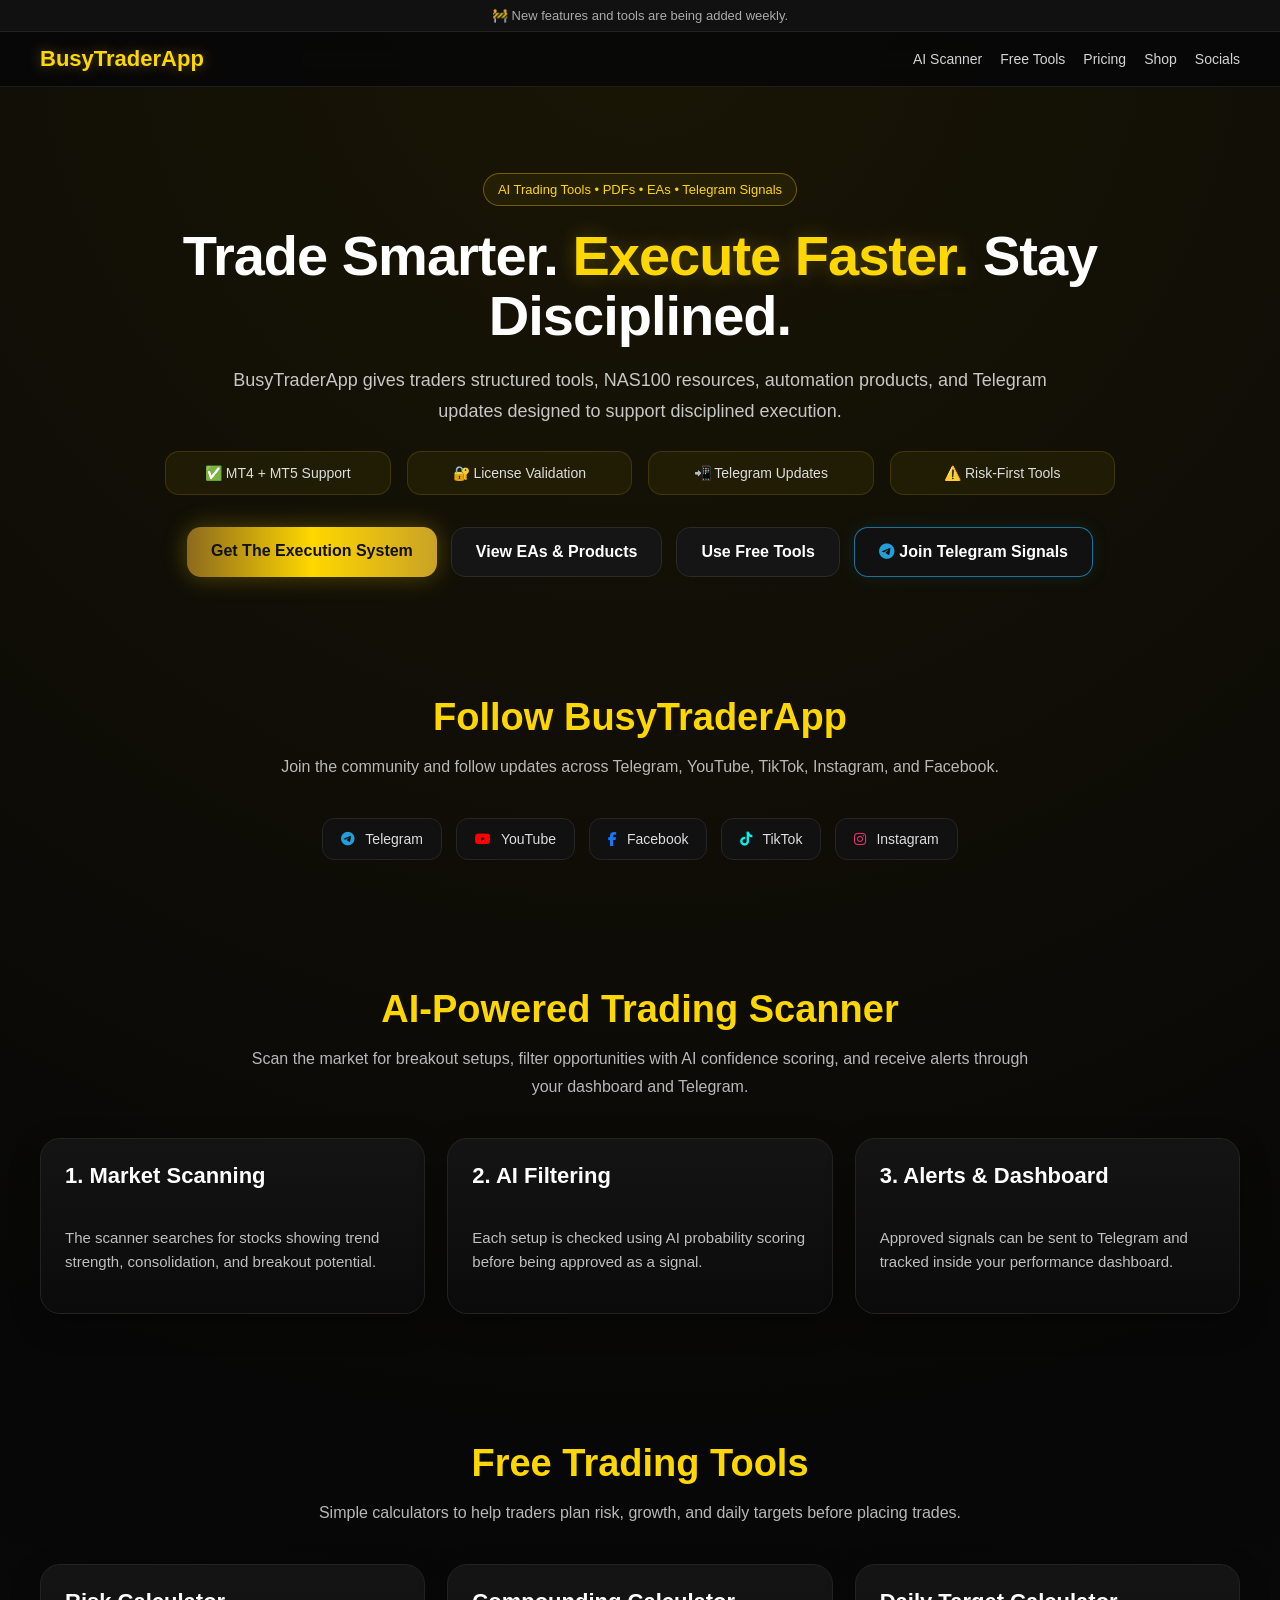
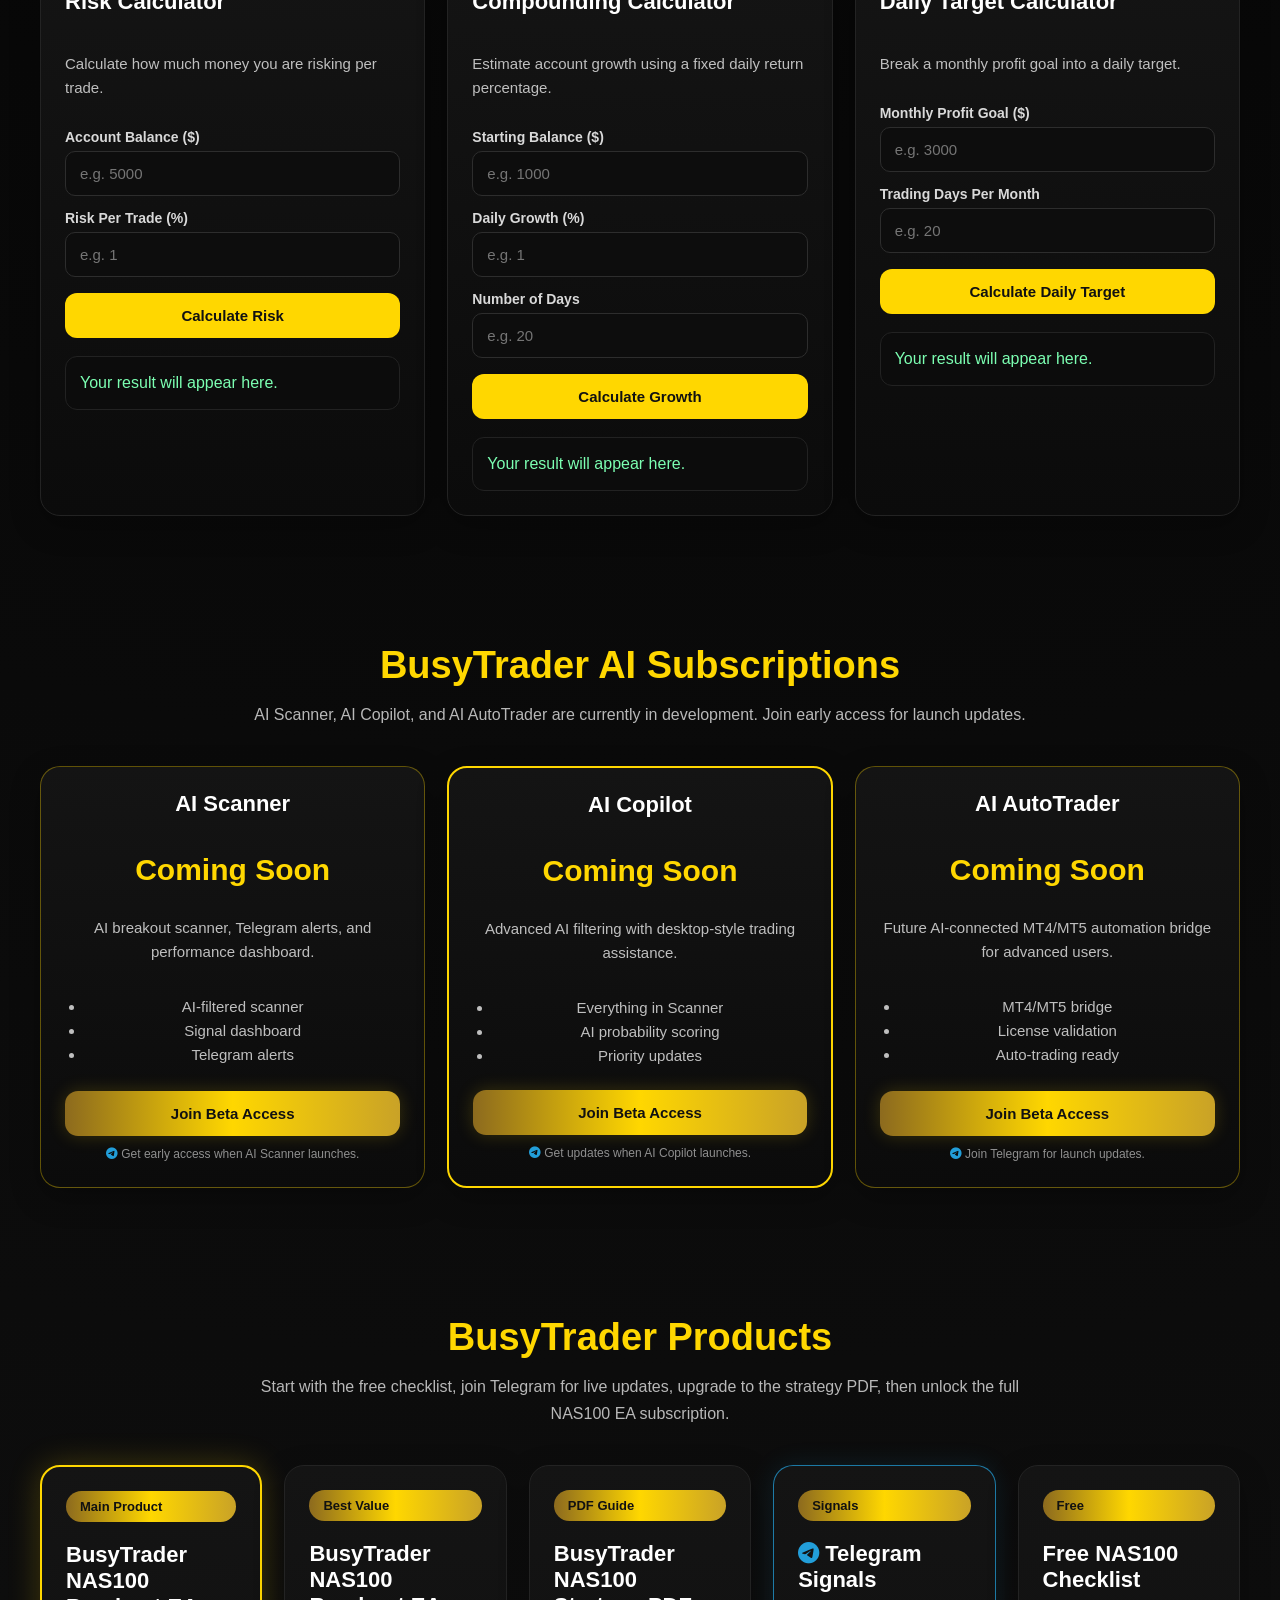
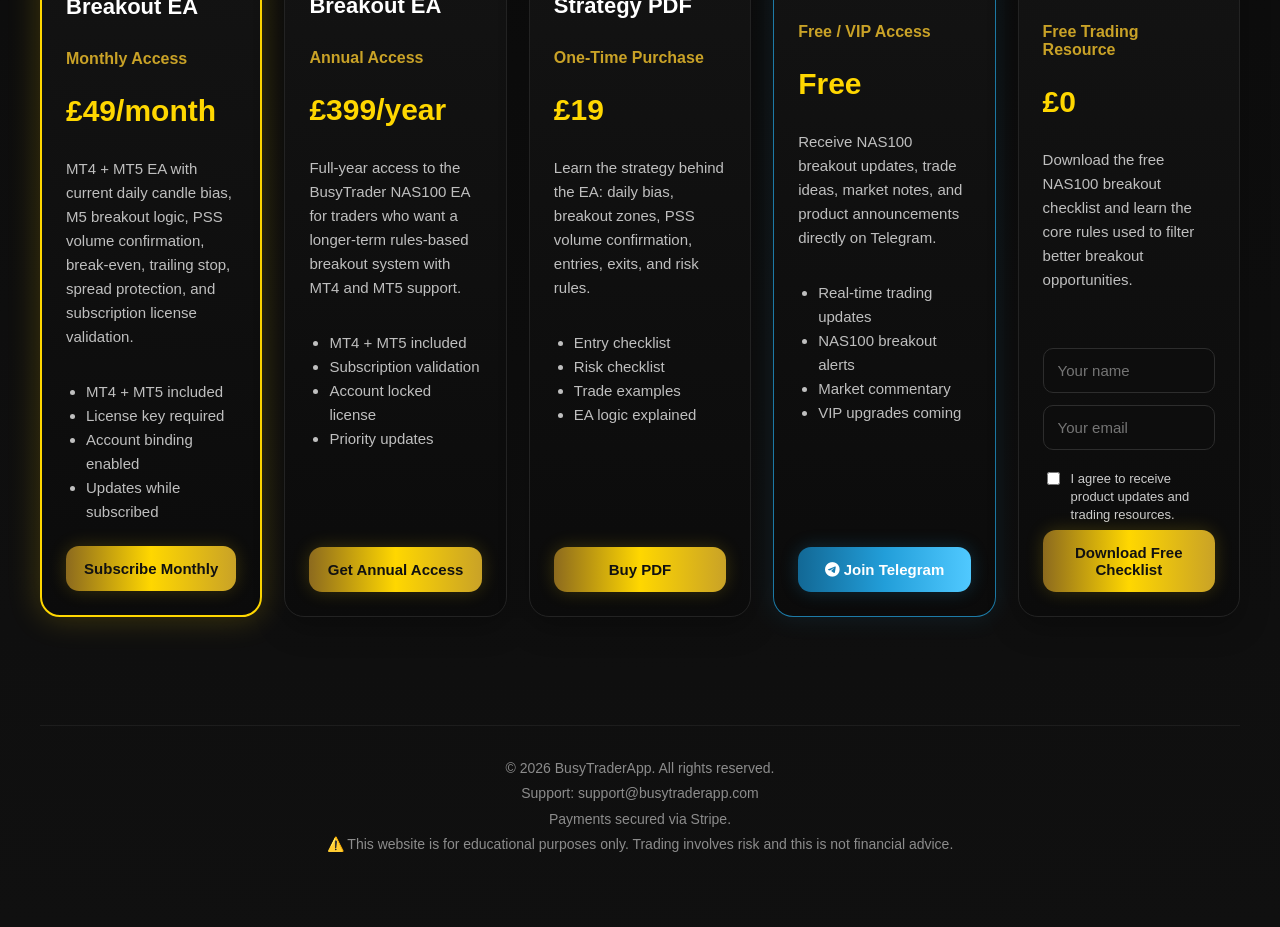
<file: index.html>
<!DOCTYPE html>
<html lang="en">
<head>
  <!-- Google Analytics -->
  <script async src="https://www.googletagmanager.com/gtag/js?id=G-SL3REJE3CS"></script>
  <script>
    window.dataLayer = window.dataLayer || [];
    function gtag(){dataLayer.push(arguments);}
    gtag("js", new Date());
    gtag("config", "G-SL3REJE3CS");
  </script>

  <meta charset="UTF-8" />
  <meta name="viewport" content="width=device-width, initial-scale=1.0" />

  <title>BusyTraderApp | AI Trading Tools, PDFs & EAs</title>
  <meta name="description" content="BusyTraderApp provides AI-powered trading tools, scanners, PDFs, Expert Advisors, and resources for disciplined traders." />

  <link rel="stylesheet" href="https://cdnjs.cloudflare.com/ajax/libs/font-awesome/6.5.0/css/all.min.css" />

  <style>
    * {
      box-sizing: border-box;
      scroll-behavior: smooth;
    }

    #socials, #ai, #tools, #pricing, #shop {
      scroll-margin-top: 95px;
    }

    body {
      margin: 0;
      font-family: Arial, sans-serif;
      background: radial-gradient(circle at top, #1a1605 0%, #070707 35%, #101010 100%);
      color: #ffffff;
    }

    a {
      color: inherit;
      text-decoration: none;
    }

    .update-banner {
      background: #111;
      border-bottom: 1px solid #222;
      text-align: center;
      padding: 8px;
      font-size: 13px;
      color: #aaa;
    }

    .wrapper {
      width: 100%;
      max-width: 1240px;
      margin: 0 auto;
      padding: 0 20px 40px;
    }

    .topbar {
      position: sticky;
      top: 0;
      z-index: 999;
      background: rgba(8, 8, 8, 0.95);
      backdrop-filter: blur(10px);
      border-bottom: 1px solid #1d1d1d;
    }

    .topbar-inner {
      max-width: 1240px;
      margin: 0 auto;
      padding: 14px 20px;
      display: flex;
      justify-content: space-between;
      align-items: center;
      gap: 20px;
      flex-wrap: wrap;
    }

    .brand {
      font-size: 22px;
      font-weight: 900;
      color: gold;
      text-shadow: 0 0 14px rgba(255, 215, 0, 0.35);
    }

    .nav {
      display: flex;
      gap: 18px;
      flex-wrap: wrap;
    }

    .nav a {
      color: #d4d4d4;
      font-size: 14px;
      transition: 0.25s ease;
    }

    .nav a:hover {
      color: gold;
    }

    .hero {
      padding: 86px 0 55px;
      text-align: center;
      animation: fadeUp 0.9s ease both;
    }

    .badge,
    .product-badge {
      display: inline-block;
      padding: 8px 14px;
      border: 1px solid rgba(255, 215, 0, 0.35);
      border-radius: 999px;
      color: gold;
      font-size: 13px;
      margin-bottom: 20px;
      background: rgba(255, 215, 0, 0.06);
    }

    .product-badge {
      background: linear-gradient(90deg, #8c6a1e, gold, #c9a227);
      color: #111;
      font-weight: 900;
      border: none;
    }

    h1 {
      margin: 0;
      font-size: 56px;
      line-height: 1.08;
      letter-spacing: -1px;
    }

    .gold-text {
      color: gold;
      text-shadow: 0 0 20px rgba(255, 215, 0, 0.25);
    }

    .hero p {
      max-width: 820px;
      margin: 18px auto 0;
      color: #c7c7c7;
      font-size: 18px;
      line-height: 1.7;
    }

    .trust-strip {
      display: grid;
      grid-template-columns: repeat(4, 1fr);
      gap: 16px;
      margin: 25px auto 0;
      max-width: 950px;
    }

    .trust-item {
      background: rgba(255, 215, 0, 0.06);
      border: 1px solid rgba(255, 215, 0, 0.14);
      padding: 13px;
      border-radius: 14px;
      color: #ddd;
      font-size: 14px;
      cursor: pointer;
      transition: 0.25s ease;
    }

    .trust-item:hover {
      transform: translateY(-3px);
      border-color: gold;
      box-shadow: 0 0 15px rgba(255, 215, 0, 0.2);
      color: #fff;
    }

    .hero-buttons {
      margin-top: 32px;
      display: flex;
      justify-content: center;
      gap: 14px;
      flex-wrap: wrap;
      position: relative;
      z-index: 5;
    }

    .btn {
      display: inline-block;
      padding: 15px 24px;
      border-radius: 14px;
      font-weight: 900;
      transition: 0.25s ease;
      cursor: pointer;
    }

    .btn-primary {
      background: linear-gradient(90deg, #8c6a1e, gold, #c9a227);
      color: #111;
      box-shadow: 0 0 24px rgba(255, 215, 0, 0.28);
    }

    .btn-secondary {
      background: #151515;
      border: 1px solid #2b2b2b;
      color: #ffffff;
    }

    .btn-telegram {
      background: #111;
      border: 1px solid rgba(34, 158, 217, 0.7);
      color: #ffffff;
      box-shadow: 0 0 18px rgba(34, 158, 217, 0.12);
    }

    .btn-telegram i {
      color: #229ED9;
    }

    .btn:hover {
      transform: translateY(-3px);
      filter: brightness(1.1);
    }

    .section {
      padding: 64px 0;
      animation: fadeUp 0.8s ease both;
    }

    .section-title {
      font-size: 38px;
      text-align: center;
      margin: 0 0 14px;
      color: gold;
    }

    .section-subtitle {
      text-align: center;
      color: #b8b8b8;
      max-width: 780px;
      margin: 0 auto 38px;
      line-height: 1.7;
      font-size: 16px;
    }

    .social-bar {
      display: flex;
      justify-content: center;
      flex-wrap: wrap;
      gap: 14px;
      margin-top: 28px;
    }

    .social-link {
      padding: 12px 18px;
      border-radius: 12px;
      border: 1px solid #262626;
      background: #111111;
      color: #dddddd;
      font-size: 14px;
      display: inline-flex;
      align-items: center;
      gap: 10px;
      transition: all 0.25s ease;
    }

    .social-link:hover {
      transform: translateY(-3px) scale(1.03);
      border-color: gold;
      box-shadow: 0 0 18px rgba(255, 215, 0, 0.18);
    }

    .social-link.youtube i { color: #ff0000; }
    .social-link.facebook i { color: #1877f2; }
    .social-link.tiktok i { color: #00f2ea; }
    .social-link.instagram i { color: #e1306c; }
    .social-link.telegram i { color: #229ED9; }

    .grid-3 {
      display: grid;
      grid-template-columns: repeat(3, 1fr);
      gap: 22px;
      align-items: stretch;
      width: 100%;
    }

    .product-grid {
      display: grid;
      grid-template-columns: repeat(5, 1fr);
      gap: 22px;
      align-items: stretch;
    }

    .card,
    .product-card {
      background: linear-gradient(180deg, #141414, #0b0b0b);
      border: 1px solid #232323;
      border-radius: 20px;
      padding: 24px;
      box-shadow: 0 10px 30px rgba(0, 0, 0, 0.28);
      transition: all 0.28s ease;
      display: flex;
      flex-direction: column;
      height: 100%;
      position: relative;
      overflow: hidden;
    }

    .card::before,
    .product-card::before {
      content: "";
      position: absolute;
      inset: -1px;
      background: linear-gradient(120deg, transparent, rgba(255,215,0,0.12), transparent);
      opacity: 0;
      transition: 0.28s ease;
      pointer-events: none;
    }

    .card:hover::before,
    .product-card:hover::before {
      opacity: 1;
    }

    .card:hover,
    .product-card:hover {
      transform: translateY(-7px);
      border-color: gold;
      box-shadow: 0 0 34px rgba(255, 215, 0, 0.18);
    }

    .product-card.featured {
      border: 2px solid gold;
      box-shadow: 0 0 32px rgba(255, 215, 0, 0.22);
    }

    .product-card.telegram-feature {
      border: 1px solid rgba(34, 158, 217, 0.75);
      box-shadow: 0 0 26px rgba(34, 158, 217, 0.12);
    }

    .card h3,
    .product-card h3 {
      margin-top: 0;
      font-size: 22px;
      color: #fff;
    }

    .product-card h4 {
      color: #c9a227;
      margin: 8px 0 12px;
      font-size: 16px;
    }

    .card p,
    .card li,
    .product-card p,
    .product-card li {
      color: #bfbfbf;
      line-height: 1.6;
      font-size: 15px;
    }

    .price {
      color: gold;
      font-size: 30px;
      font-weight: 900;
      margin: 14px 0;
    }

    .buy-btn,
    .product-btn {
      display: inline-block;
      width: 100%;
      text-align: center;
      padding: 14px;
      border-radius: 13px;
      background: linear-gradient(90deg, #8c6a1e, gold, #c9a227);
      color: #111;
      font-weight: 900;
      margin-top: auto;
      border: none;
      cursor: pointer;
      font-size: 15px;
      box-shadow: 0 0 18px rgba(255, 215, 0, 0.18);
      transition: 0.25s ease;
    }

    .telegram-btn {
      background: linear-gradient(90deg, #126895, #229ED9, #50c9ff);
      color: #fff;
      box-shadow: 0 0 18px rgba(34, 158, 217, 0.22);
    }

    .buy-btn:hover,
    .product-btn:hover {
      transform: translateY(-2px);
      filter: brightness(1.12);
    }

    .product-card ul,
    .pricing-card ul {
      margin-bottom: 22px;
      padding-left: 20px;
    }

    .cta-note {
      display: block;
      color: #8f8f8f;
      font-size: 12px;
      margin-top: 10px;
      line-height: 1.4;
    }

    .cta-note i {
      color: #229ED9;
    }

    label {
      display: block;
      text-align: left;
      margin: 14px 0 6px;
      color: #d9d9d9;
      font-size: 14px;
      font-weight: bold;
    }

    input {
      width: 100%;
      padding: 13px 14px;
      border-radius: 10px;
      border: 1px solid #2d2d2d;
      background: #0d0d0d;
      color: #fff;
      font-size: 15px;
      outline: none;
    }

    input:focus {
      border-color: gold;
    }

    button {
      width: 100%;
      margin-top: 16px;
      padding: 14px;
      border: none;
      border-radius: 12px;
      background: gold;
      color: #111;
      font-weight: bold;
      font-size: 15px;
      cursor: pointer;
    }

    .result {
      margin-top: 18px;
      padding: 14px;
      border-radius: 12px;
      background: #0c0c0c;
      border: 1px solid #222;
      color: #7CFFB2;
      font-size: 16px;
      line-height: 1.5;
      min-height: 54px;
    }

    .pricing-card {
      border: 1px solid rgba(255, 215, 0, 0.35);
      text-align: center;
    }

    .pricing-card.featured {
      border: 2px solid gold;
    }

    .lead-form {
      margin-top: auto;
    }

    .lead-form input {
      margin-bottom: 12px;
    }

    .consent {
      display: flex;
      align-items: flex-start;
      gap: 8px;
      color: #cccccc;
      font-size: 13px;
      line-height: 1.4;
      margin-top: 8px;
      font-weight: normal;
    }

    .consent input {
      width: auto;
      margin-top: 2px;
    }

    .footer {
      margin-top: 44px;
      padding: 30px 20px;
      border-top: 1px solid #1d1d1d;
      text-align: center;
      color: #8c8c8c;
      font-size: 14px;
      line-height: 1.8;
    }

    @keyframes fadeUp {
      from {
        opacity: 0;
        transform: translateY(18px);
      }
      to {
        opacity: 1;
        transform: translateY(0);
      }
    }

    @media (max-width: 1200px) {
      .product-grid {
        grid-template-columns: repeat(3, 1fr);
      }

      .trust-strip {
        grid-template-columns: repeat(2, 1fr);
      }
    }

    @media (max-width: 900px) {
      .grid-3,
      .product-grid {
        grid-template-columns: 1fr;
      }

      h1 {
        font-size: 36px;
      }

      .section-title {
        font-size: 30px;
      }

      .trust-strip {
        grid-template-columns: 1fr;
      }
    }

    @media (max-width: 650px) {
      .topbar-inner {
        justify-content: center;
      }

      .nav {
        justify-content: center;
      }
    }
  </style>
</head>

<body>

  <div class="update-banner">
    🚧 New features and tools are being added weekly.
  </div>

  <div class="topbar">
    <div class="topbar-inner">
      <div class="brand">BusyTraderApp</div>

      <div class="nav">
        <a href="#ai">AI Scanner</a>
        <a href="#tools">Free Tools</a>
        <a href="#pricing">Pricing</a>
        <a href="#shop">Shop</a>
        <a href="#socials">Socials</a>
      </div>
    </div>
  </div>

  <div class="wrapper">

    <section class="hero">
      <div class="badge">AI Trading Tools • PDFs • EAs • Telegram Signals</div>

      <h1>Trade Smarter. <span class="gold-text">Execute Faster.</span> Stay Disciplined.</h1>

      <p>
        BusyTraderApp gives traders structured tools, NAS100 resources, automation products,
        and Telegram updates designed to support disciplined execution.
      </p>

      <div class="trust-strip">
        <a href="#shop" class="trust-item">✅ MT4 + MT5 Support</a>
        <a href="#pricing" class="trust-item">🔐 License Validation</a>
        <a href="https://t.me/busytraderhq" target="_blank" class="trust-item">📲 Telegram Updates</a>
        <a href="#tools" class="trust-item">⚠️ Risk-First Tools</a>
      </div>

      <div class="hero-buttons">
        <a href="https://buy.stripe.com/dRm5kv1R8bQz8cT8ggds40f" class="btn btn-primary" target="_blank" onclick="trackClick('Execution System Buy Button')">
          Get The Execution System
        </a>

        <a href="#shop" class="btn btn-secondary">View EAs & Products</a>

        <a href="#tools" class="btn btn-secondary">Use Free Tools</a>

        <a href="https://t.me/BusyTraderApp_Scannerbot" target="_blank" class="btn btn-telegram" onclick="trackClick('Telegram Signals Button')">
          <i class="fab fa-telegram-plane"></i> Join Telegram Signals
        </a>
      </div>
    </section>

    <section id="socials" class="section">
      <h2 class="section-title">Follow BusyTraderApp</h2>
      <p class="section-subtitle">
        Join the community and follow updates across Telegram, YouTube, TikTok, Instagram, and Facebook.
      </p>

      <div class="social-bar">
        <a class="social-link telegram" href="https://t.me/busytraderhq" target="_blank" onclick="trackClick('Telegram Social')">
          <i class="fab fa-telegram-plane"></i> Telegram
        </a>

        <a class="social-link youtube" href="https://www.youtube.com/@BusyTraderTV" target="_blank" onclick="trackClick('YouTube Social')">
          <i class="fab fa-youtube"></i> YouTube
        </a>

        <a class="social-link facebook" href="https://facebook.com/profile.php?id=61568863708099" target="_blank" onclick="trackClick('Facebook Social')">
          <i class="fab fa-facebook-f"></i> Facebook
        </a>

        <a class="social-link tiktok" href="https://www.tiktok.com/@busytraderapp" target="_blank" onclick="trackClick('TikTok Social')">
          <i class="fab fa-tiktok"></i> TikTok
        </a>

        <a class="social-link instagram" href="https://instagram.com/busytraderapp" target="_blank" onclick="trackClick('Instagram Social')">
          <i class="fab fa-instagram"></i> Instagram
        </a>
      </div>
    </section>

    <section id="ai" class="section">
      <h2 class="section-title">AI-Powered Trading Scanner</h2>

      <p class="section-subtitle">
        Scan the market for breakout setups, filter opportunities with AI confidence scoring,
        and receive alerts through your dashboard and Telegram.
      </p>

      <div class="grid-3">
        <div class="card">
          <h3>1. Market Scanning</h3>
          <p>The scanner searches for stocks showing trend strength, consolidation, and breakout potential.</p>
        </div>

        <div class="card">
          <h3>2. AI Filtering</h3>
          <p>Each setup is checked using AI probability scoring before being approved as a signal.</p>
        </div>

        <div class="card">
          <h3>3. Alerts & Dashboard</h3>
          <p>Approved signals can be sent to Telegram and tracked inside your performance dashboard.</p>
        </div>
      </div>
    </section>

    <section id="tools" class="section">
      <h2 class="section-title">Free Trading Tools</h2>

      <p class="section-subtitle">
        Simple calculators to help traders plan risk, growth, and daily targets before placing trades.
      </p>

      <div class="grid-3">
        <div class="card">
          <h3>Risk Calculator</h3>
          <p>Calculate how much money you are risking per trade.</p>

          <label for="balance">Account Balance ($)</label>
          <input type="number" id="balance" placeholder="e.g. 5000" />

          <label for="risk">Risk Per Trade (%)</label>
          <input type="number" id="risk" placeholder="e.g. 1" />

          <button onclick="calcRisk()">Calculate Risk</button>
          <div class="result" id="riskResult">Your result will appear here.</div>
        </div>

        <div class="card">
          <h3>Compounding Calculator</h3>
          <p>Estimate account growth using a fixed daily return percentage.</p>

          <label for="start">Starting Balance ($)</label>
          <input type="number" id="start" placeholder="e.g. 1000" />

          <label for="daily">Daily Growth (%)</label>
          <input type="number" id="daily" placeholder="e.g. 1" />

          <label for="days">Number of Days</label>
          <input type="number" id="days" placeholder="e.g. 20" />

          <button onclick="calcCompound()">Calculate Growth</button>
          <div class="result" id="compoundResult">Your result will appear here.</div>
        </div>

        <div class="card">
          <h3>Daily Target Calculator</h3>
          <p>Break a monthly profit goal into a daily target.</p>

          <label for="monthlyGoal">Monthly Profit Goal ($)</label>
          <input type="number" id="monthlyGoal" placeholder="e.g. 3000" />

          <label for="tradingDays">Trading Days Per Month</label>
          <input type="number" id="tradingDays" placeholder="e.g. 20" />

          <button onclick="calcDailyTarget()">Calculate Daily Target</button>
          <div class="result" id="dailyTargetResult">Your result will appear here.</div>
        </div>
      </div>
    </section>

    <section id="pricing" class="section">
      <h2 class="section-title">BusyTrader AI Subscriptions</h2>

      <p class="section-subtitle">
        AI Scanner, AI Copilot, and AI AutoTrader are currently in development.
        Join early access for launch updates.
      </p>

      <div class="grid-3">

        <div class="card pricing-card">
          <h3>AI Scanner</h3>
          <div class="price">Coming Soon</div>

          <p>AI breakout scanner, Telegram alerts, and performance dashboard.</p>

          <ul>
            <li>AI-filtered scanner</li>
            <li>Signal dashboard</li>
            <li>Telegram alerts</li>
          </ul>

          <a class="buy-btn" href="https://t.me/busytraderhq" target="_blank" onclick="trackClick('AI Scanner Beta')">
            Join Beta Access
          </a>

          <small class="cta-note">
            <i class="fab fa-telegram-plane"></i> Get early access when AI Scanner launches.
          </small>
        </div>

        <div class="card pricing-card featured">
          <h3>AI Copilot</h3>
          <div class="price">Coming Soon</div>

          <p>Advanced AI filtering with desktop-style trading assistance.</p>

          <ul>
            <li>Everything in Scanner</li>
            <li>AI probability scoring</li>
            <li>Priority updates</li>
          </ul>

          <a class="buy-btn" href="https://t.me/busytraderhq" target="_blank" onclick="trackClick('AI Copilot Beta')">
            Join Beta Access
          </a>

          <small class="cta-note">
            <i class="fab fa-telegram-plane"></i> Get updates when AI Copilot launches.
          </small>
        </div>

        <div class="card pricing-card">
          <h3>AI AutoTrader</h3>
          <div class="price">Coming Soon</div>

          <p>Future AI-connected MT4/MT5 automation bridge for advanced users.</p>

          <ul>
            <li>MT4/MT5 bridge</li>
            <li>License validation</li>
            <li>Auto-trading ready</li>
          </ul>

          <a class="buy-btn" href="https://t.me/busytraderhq" target="_blank" onclick="trackClick('AI AutoTrader Beta')">
            Join Beta Access
          </a>

          <small class="cta-note">
            <i class="fab fa-telegram-plane"></i> Join Telegram for launch updates.
          </small>
        </div>

      </div>
    </section>

    <section id="shop" class="section">
      <h2 class="section-title">BusyTrader Products</h2>

      <p class="section-subtitle">
        Start with the free checklist, join Telegram for live updates, upgrade to the strategy PDF,
        then unlock the full NAS100 EA subscription.
      </p>

      <div class="product-grid">

        <div class="product-card featured">
          <span class="product-badge">Main Product</span>

          <h3>BusyTrader NAS100 Breakout EA</h3>
          <h4>Monthly Access</h4>

          <div class="price">£49/month</div>

          <p>
            MT4 + MT5 EA with current daily candle bias, M5 breakout logic, PSS volume confirmation,
            break-even, trailing stop, spread protection, and subscription license validation.
          </p>

          <ul>
            <li>MT4 + MT5 included</li>
            <li>License key required</li>
            <li>Account binding enabled</li>
            <li>Updates while subscribed</li>
          </ul>

          <a class="product-btn"
             href="https://buy.stripe.com/00w00b0N43k3eBheEEds409"
             target="_blank"
             onclick="trackClick('NAS100 EA Monthly')">
            Subscribe Monthly
          </a>
        </div>

        <div class="product-card">
          <span class="product-badge">Best Value</span>

          <h3>BusyTrader NAS100 Breakout EA</h3>
          <h4>Annual Access</h4>

          <div class="price">£399/year</div>

          <p>
            Full-year access to the BusyTrader NAS100 EA for traders who want a longer-term
            rules-based breakout system with MT4 and MT5 support.
          </p>

          <ul>
            <li>MT4 + MT5 included</li>
            <li>Subscription validation</li>
            <li>Account locked license</li>
            <li>Priority updates</li>
          </ul>

          <a class="product-btn"
             href="https://buy.stripe.com/4gM4grgM2dYHfFl400ds40a"
             target="_blank"
             onclick="trackClick('NAS100 EA Annual')">
            Get Annual Access
          </a>
        </div>

        <div class="product-card">
          <span class="product-badge">PDF Guide</span>

          <h3>BusyTrader NAS100 Strategy PDF</h3>
          <h4>One-Time Purchase</h4>

          <div class="price">£19</div>

          <p>
            Learn the strategy behind the EA: daily bias, breakout zones, PSS volume confirmation,
            entries, exits, and risk rules.
          </p>

          <ul>
            <li>Entry checklist</li>
            <li>Risk checklist</li>
            <li>Trade examples</li>
            <li>EA logic explained</li>
          </ul>

          <a class="product-btn"
             href="https://buy.stripe.com/9B65kvcvMcUD64Laoods40b"
             target="_blank"
             onclick="trackClick('NAS100 PDF')">
            Buy PDF
          </a>
        </div>

        <div class="product-card telegram-feature">
          <span class="product-badge">Signals</span>

          <h3><i class="fab fa-telegram-plane" style="color:#229ED9;"></i> Telegram Signals</h3>
          <h4>Free / VIP Access</h4>

          <div class="price">Free</div>

          <p>
            Receive NAS100 breakout updates, trade ideas, market notes, and product announcements directly on Telegram.
          </p>

          <ul>
            <li>Real-time trading updates</li>
            <li>NAS100 breakout alerts</li>
            <li>Market commentary</li>
            <li>VIP upgrades coming</li>
          </ul>

          <a class="product-btn telegram-btn"
             href="https://t.me/busytraderhq"
             target="_blank"
             onclick="trackClick('Telegram Product Card')">
            <i class="fab fa-telegram-plane"></i> Join Telegram
          </a>
        </div>

        <div class="product-card">
          <span class="product-badge">Free</span>

          <h3>Free NAS100 Checklist</h3>
          <h4>Free Trading Resource</h4>

          <div class="price">£0</div>

          <p>
            Download the free NAS100 breakout checklist and learn the core rules used to filter
            better breakout opportunities.
          </p>

          <form class="lead-form" onsubmit="handleFreeChecklist(event)">
            <input type="text" id="leadName" placeholder="Your name" required>
            <input type="email" id="leadEmail" placeholder="Your email" required>

            <label class="consent">
              <input type="checkbox" required>
              <span>I agree to receive product updates and trading resources.</span>
            </label>

            <button type="submit" class="product-btn">Download Free Checklist</button>
          </form>
        </div>

      </div>
    </section>

    <div class="footer">
      © 2026 BusyTraderApp. All rights reserved.<br />
      Support: support@busytraderapp.com<br />
      Payments secured via Stripe.<br />
      ⚠️ This website is for educational purposes only. Trading involves risk and this is not financial advice.
    </div>

  </div>

  <script>
    function trackClick(label) {
      if (typeof gtag === "function") {
        gtag("event", "button_click", {
          event_category: "engagement",
          event_label: label
        });
      }
    }

    function formatMoney(value) {
      return Number(value).toLocaleString(undefined, {
        minimumFractionDigits: 2,
        maximumFractionDigits: 2
      });
    }

    function calcRisk() {
      const balance = parseFloat(document.getElementById("balance").value);
      const risk = parseFloat(document.getElementById("risk").value);
      const resultBox = document.getElementById("riskResult");

      if (isNaN(balance) || isNaN(risk) || balance <= 0 || risk <= 0) {
        resultBox.innerHTML = "Please enter valid positive numbers.";
        return;
      }

      const riskAmount = balance * (risk / 100);

      resultBox.innerHTML = `
        Risk per trade: <strong>$${formatMoney(riskAmount)}</strong><br>
        This is <strong>${risk}%</strong> of a <strong>$${formatMoney(balance)}</strong> account.
      `;
    }

    function calcCompound() {
      const start = parseFloat(document.getElementById("start").value);
      const daily = parseFloat(document.getElementById("daily").value);
      const days = parseFloat(document.getElementById("days").value);
      const resultBox = document.getElementById("compoundResult");

      if (isNaN(start) || isNaN(daily) || isNaN(days) || start <= 0 || daily <= 0 || days <= 0) {
        resultBox.innerHTML = "Please enter valid positive numbers.";
        return;
      }

      const finalBalance = start * Math.pow(1 + (daily / 100), days);
      const profit = finalBalance - start;

      resultBox.innerHTML = `
        Final balance: <strong>$${formatMoney(finalBalance)}</strong><br>
        Total projected profit: <strong>$${formatMoney(profit)}</strong>
      `;
    }

    function calcDailyTarget() {
      const monthlyGoal = parseFloat(document.getElementById("monthlyGoal").value);
      const tradingDays = parseFloat(document.getElementById("tradingDays").value);
      const resultBox = document.getElementById("dailyTargetResult");

      if (isNaN(monthlyGoal) || isNaN(tradingDays) || monthlyGoal <= 0 || tradingDays <= 0) {
        resultBox.innerHTML = "Please enter valid positive numbers.";
        return;
      }

      const dailyTarget = monthlyGoal / tradingDays;

      resultBox.innerHTML = `
        Required daily target: <strong>$${formatMoney(dailyTarget)}</strong><br>
        To reach <strong>$${formatMoney(monthlyGoal)}</strong> in <strong>${tradingDays}</strong> trading days.
      `;
    }

    function handleFreeChecklist(event) {
      event.preventDefault();

      const name = document.getElementById("leadName").value;
      const email = document.getElementById("leadEmail").value;

      trackClick("Free Checklist Form");

      alert("Thank you " + name + "! Your free checklist request has been received for: " + email);
    }
  </script>
</body>
</html>
</file>
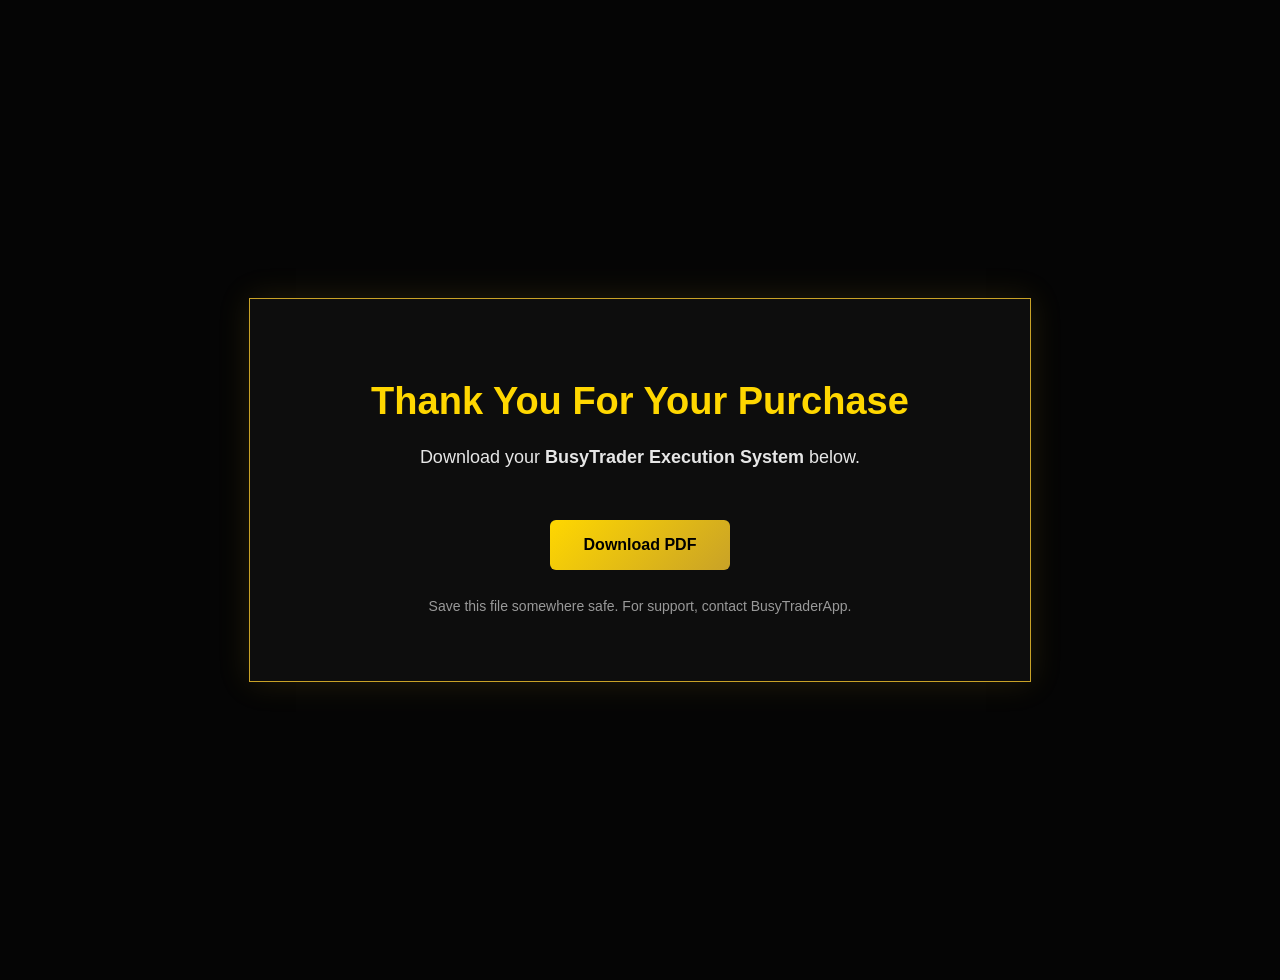
<file: success.html>
<!DOCTYPE html>
<html lang="en">
<head>
  <meta charset="UTF-8" />
  <meta name="viewport" content="width=device-width, initial-scale=1.0" />
  <title>Download | BusyTrader Execution System</title>

  <style>
    body {
      margin: 0;
      font-family: Arial, sans-serif;
      background: #050505;
      color: #ffffff;
    }

    .page {
      min-height: 100vh;
      display: flex;
      align-items: center;
      justify-content: center;
      padding: 40px 20px;
    }

    .card {
      max-width: 720px;
      width: 100%;
      border: 1px solid #c9a227;
      padding: 50px 30px;
      text-align: center;
      background: #0d0d0d;
      box-shadow: 0 0 30px rgba(201, 162, 39, 0.15);
    }

    h1 {
      color: #ffd700;
      font-size: 38px;
      margin-bottom: 20px;
    }

    p {
      font-size: 18px;
      line-height: 1.6;
      color: #e6e6e6;
    }

    .btn {
      display: inline-block;
      margin-top: 30px;
      padding: 16px 34px;
      background: linear-gradient(135deg, #ffd700, #c9a227);
      color: #000;
      text-decoration: none;
      font-weight: bold;
      border-radius: 6px;
      transition: 0.25s ease;
    }

    .btn:hover {
      transform: translateY(-2px);
      box-shadow: 0 0 20px rgba(255, 215, 0, 0.35);
    }

    .note {
      margin-top: 25px;
      font-size: 14px;
      color: #999;
    }
  </style>
</head>

<body>
  <section class="page">
    <div class="card">
      <h1>Thank You For Your Purchase</h1>

      <p>
        Download your <strong>BusyTrader Execution System</strong> below.
      </p>

      <a class="btn" href="/products/BusyTrader-Execution-System.pdf" download>
        Download PDF
      </a>

      <p class="note">
        Save this file somewhere safe. For support, contact BusyTraderApp.
      </p>
    </div>
  </section>
</body>
</html>
</file>
